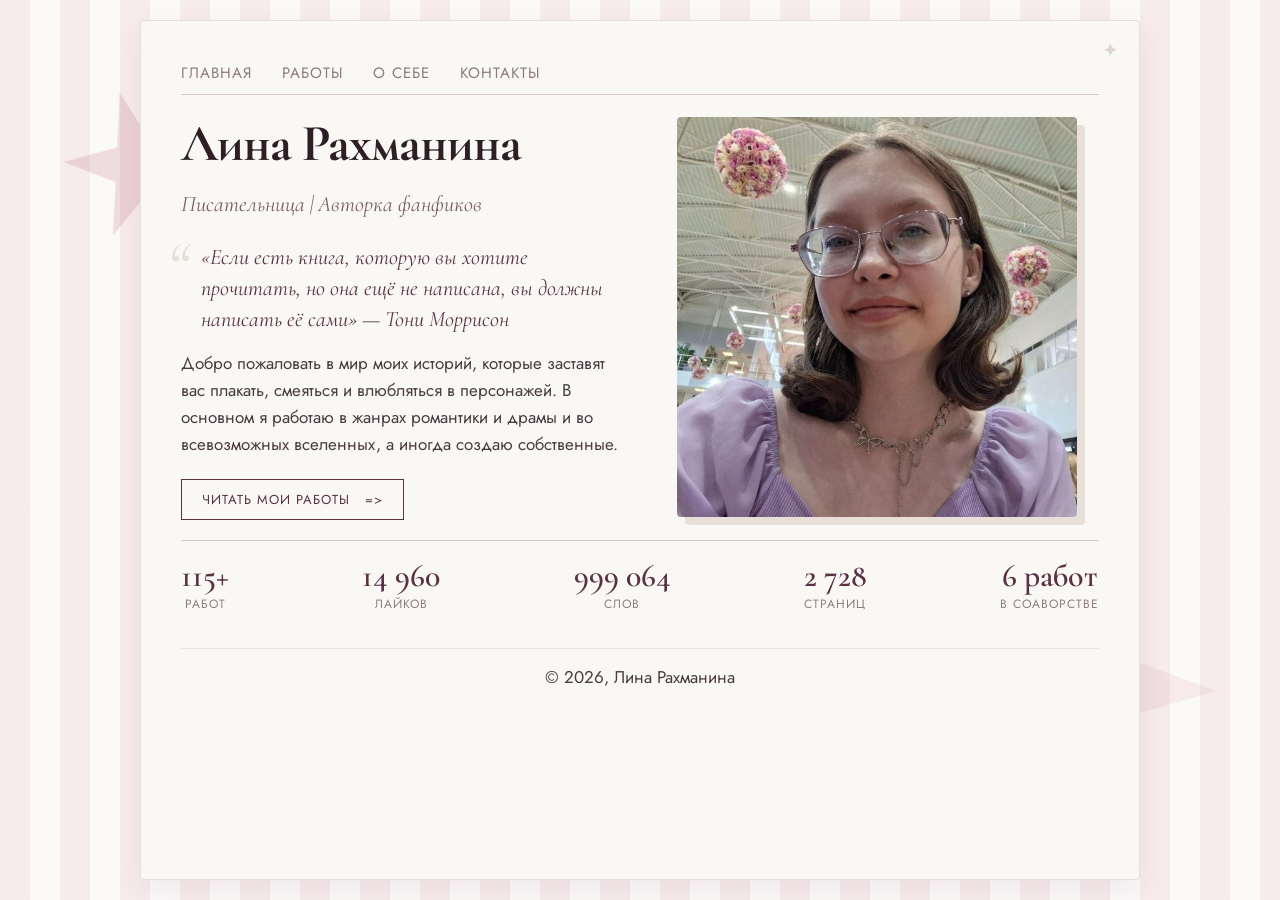
<file: index.html>
<!DOCTYPE html>
<html lang="ru">
<head>
    <meta charset="UTF-8">
    <title>Лина Рахманина | Портфолио писательницы</title>
    <meta name="description" content="Официальный сайт Лины Рахманиной (Вистерии). Романтика, драма, фанфики. Более 115 работ и 15 000 лайков от читателей.">
    <link rel="stylesheet" href="css/style.css">
    <meta name="google-site-verification" content="iiqUQuUEbTQYlBXtxWmYTcqid2mSuFOQvbbNSP6gxII" />
</head>
<body>
    <div class="card">
        <nav>
            <ul>
                <li><a href="index.html">Главная</a></li>
                <li><a href="portfolio.html">Работы</a></li>
                <li><a href="about.html">О себе</a></li>
                <li><a href="contacts.html">Контакты</a></li>
            </ul>
        </nav>

        <div class="hero-section">
            <div class="hero-text">
                <h1>Лина Рахманина</h1>
                <p class="subtitle">Писательница | Авторка фанфиков</p>
                
                <blockquote class="book-quote">
                    «Если есть книга, которую вы хотите прочитать, но она ещё не написана, вы должны написать её сами» — Тони Моррисон
                </blockquote>

                <p>Добро пожаловать в мир моих историй, которые заставят вас плакать, смеяться и влюбляться в персонажей. В основном я работаю в жанрах романтики и драмы и во всевозможных вселенных, а иногда создаю собственные.</p>
                
                <div class="btn-container-left">
                    <a href="portfolio.html" class="btn-outline">Читать мои работы <span class="arrow">=></span></a>
                </div>
            </div>

            <div class="hero-image">
                <img src="images/photo1.jpg" alt="Фото автора">
            </div>
        </div>

        <div class="stats-divider">
            <div class="stat-open">
                <span class="stat-number">115+</span>
                <span class="stat-label">Работ</span>
            </div>
            <div class="stat-open">
                <span class="stat-number">14 960</span>
                <span class="stat-label">Лайков</span>
            </div>
            <div class="stat-open">
                <span class="stat-number">999 064</span>
                <span class="stat-label">Слов</span>
            </div>
            <div class="stat-open">
                <span class="stat-number">2 728</span>
                <span class="stat-label">Страниц</span>
            </div>
            <div class="stat-open">
                <span class="stat-number">6 работ</span>
                <span class="stat-label">В соаворстве</span>
            </div>
        </div>

        <footer class="footer">
            <p>&copy; <span id="current-year"></span>, Лина Рахманина</p>
        </footer>
    </div>
    <script src="js/script.js"></script>
</body>
</html>
</file>
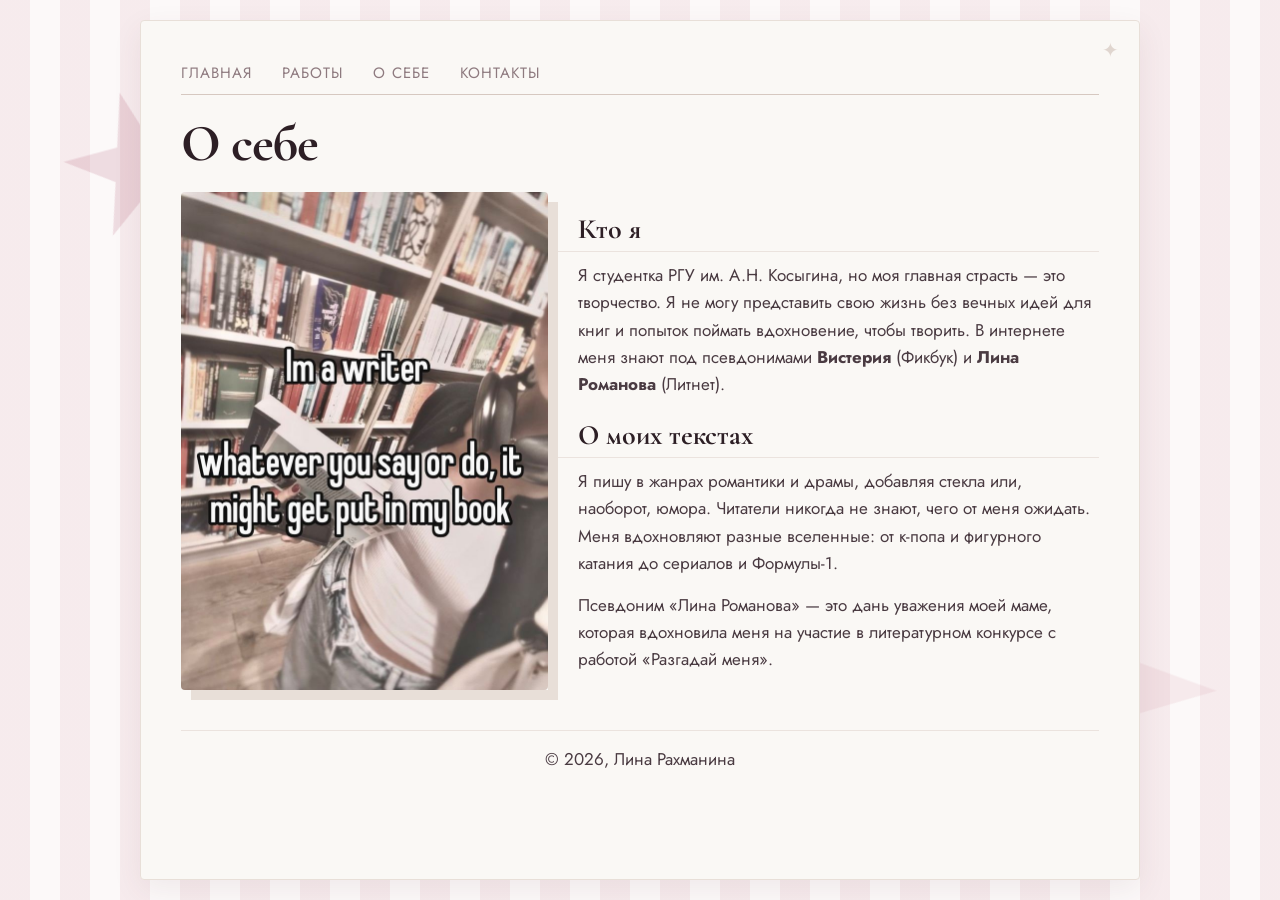
<file: about.html>
<!DOCTYPE html>
<html lang="ru">
<head>
    <meta charset="UTF-8">
    <title>О себе | Лина Рахманина</title>
    <meta name="description" content="Биография и творческий путь Лины Рахманиной. Псевдонимы: Вистерия на Фикбуке, Лина Романова на Литнете.">
    <link rel="stylesheet" href="css/style.css">
</head>
<body>
    <div class="card">
        <nav>
            <ul>
                <li><a href="index.html">Главная</a></li>
                <li><a href="portfolio.html">Работы</a></li>
                <li><a href="about.html">О себе</a></li>
                <li><a href="contacts.html">Контакты</a></li>
            </ul>
        </nav>

        <h1 class="left-align">О себе</h1>
        
        <div class="about-wrapper">
            <div class="about-image-float">
                <img src="images/dream.jpg" alt="Фото атмосферное">
            </div>
        
            <h2>Кто я</h2>
            <p>Я студентка РГУ им. А.Н. Косыгина, но моя главная страсть — это творчество. Я не могу представить свою жизнь без вечных идей для книг и попыток поймать вдохновение, чтобы творить. В интернете меня знают под псевдонимами <strong>Вистерия</strong> (Фикбук) и <strong>Лина Романова</strong> (Литнет).</p>

            <h2>О моих текстах</h2>
            <p>Я пишу в жанрах романтики и драмы, добавляя стекла или, наоборот, юмора. Читатели никогда не знают, чего от меня ожидать. Меня вдохновляют разные вселенные: от к-попа и фигурного катания до сериалов и Формулы-1.</p>
            <p>Псевдоним «Лина Романова» — это дань уважения моей маме, которая вдохновила меня на участие в литературном конкурсе с работой «Разгадай меня».</p>
            
            <div class="clear"></div>
        </div>

        <footer class="footer">
            <p>&copy; <span id="current-year"></span>, Лина Рахманина</p>
        </footer>
    </div>
    <script src="js/script.js"></script>
</body>
</html>
</file>
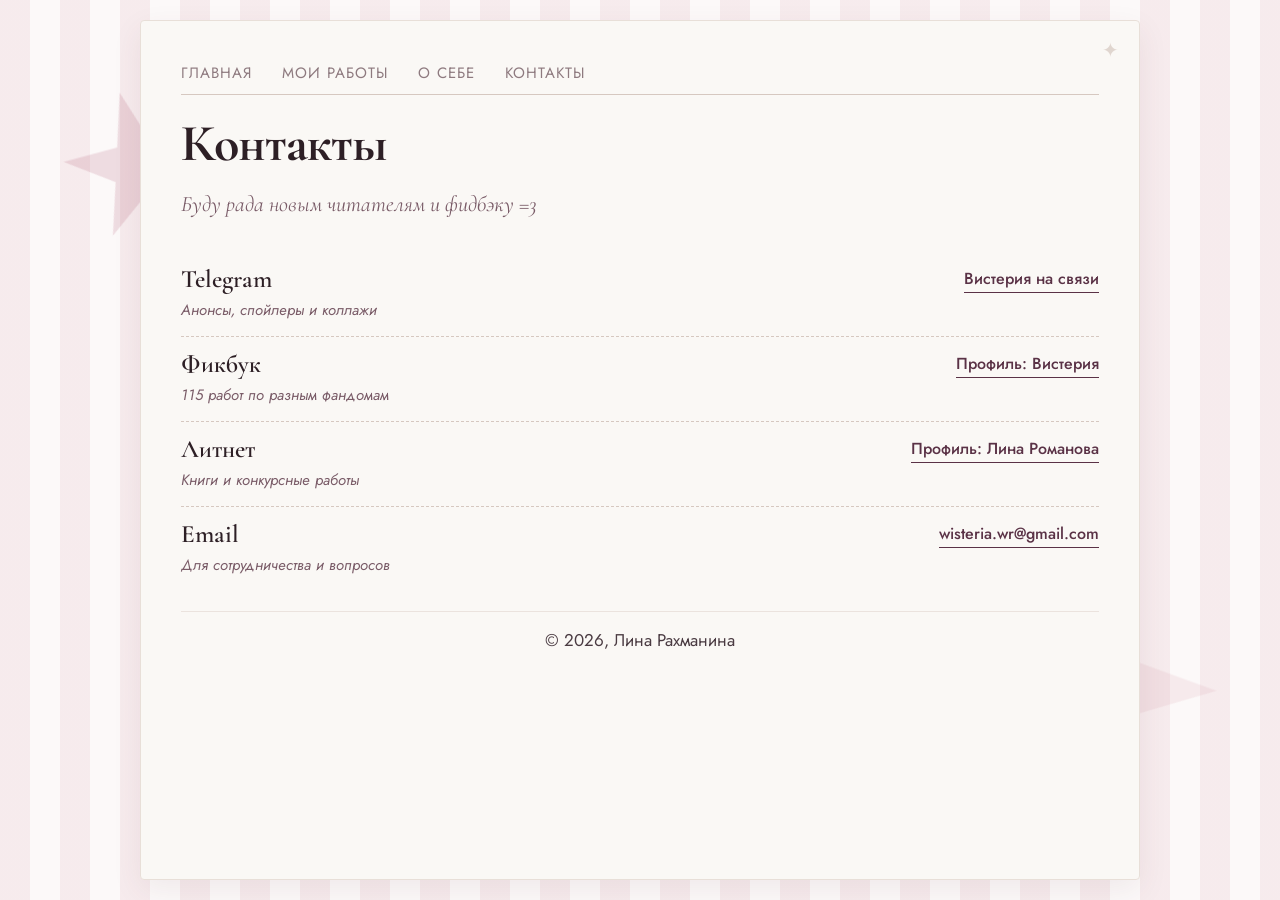
<file: contacts.html>
<!DOCTYPE html>
<html lang="ru">
<head>
    <meta charset="UTF-8">
    <title>Контакты | Лина Рахманина</title>
    <meta name="description" content="Связь с Линой Рахманиной. Ссылки на Фикбук, Литнет и Telegram-канал.">
    <link rel="stylesheet" href="css/style.css">
</head>
<body>
    <div class="card">
        <nav>
            <ul>
                <li><a href="index.html">Главная</a></li>
                <li><a href="portfolio.html">Мои работы</a></li>
                <li><a href="about.html">О себе</a></li>
                <li><a href="contacts.html">Контакты</a></li>
            </ul>
        </nav>

        <h1>Контакты</h1>
        <p class="subtitle">Буду рада новым читателям и фидбэку =3</p>

        <div class="contacts-open">
            <div class="contact-row">
                <div class="contact-info">
                    <span class="contact-platform">Telegram</span>
                    <span class="contact-desc">Анонсы, спойлеры и коллажи</span>
                </div>
                <a href="https://t.me/wisteriaintouch" target="_blank">Вистерия на связи</a>
            </div>
            
            <div class="contact-row">
                <div class="contact-info">
                    <span class="contact-platform">Фикбук</span>
                    <span class="contact-desc">115 работ по разным фандомам</span>
                </div>
                <a href="https://ficbook.net/authors/6285678" target="_blank">Профиль: Вистерия</a>
            </div>
            
            <div class="contact-row">
                <div class="contact-info">
                    <span class="contact-platform">Литнет</span>
                    <span class="contact-desc">Книги и конкурсные работы</span>
                </div>
                <a href="https://litnet.com/ru/lina-romanova-u13504049" target="_blank">Профиль: Лина Романова</a>
            </div>
            
            <div class="contact-row">
                <div class="contact-info">
                    <span class="contact-platform">Email</span>
                    <span class="contact-desc">Для сотрудничества и вопросов</span>
                </div>
                <a href="mailto:wisteria.wr@gmail.com">wisteria.wr@gmail.com</a>
            </div>
        </div>

        <footer class="footer">
            <p>&copy; <span id="current-year"></span>, Лина Рахманина</p>
        </footer>
    </div>
    <script src="js/script.js"></script>
</body>
</html>
</file>
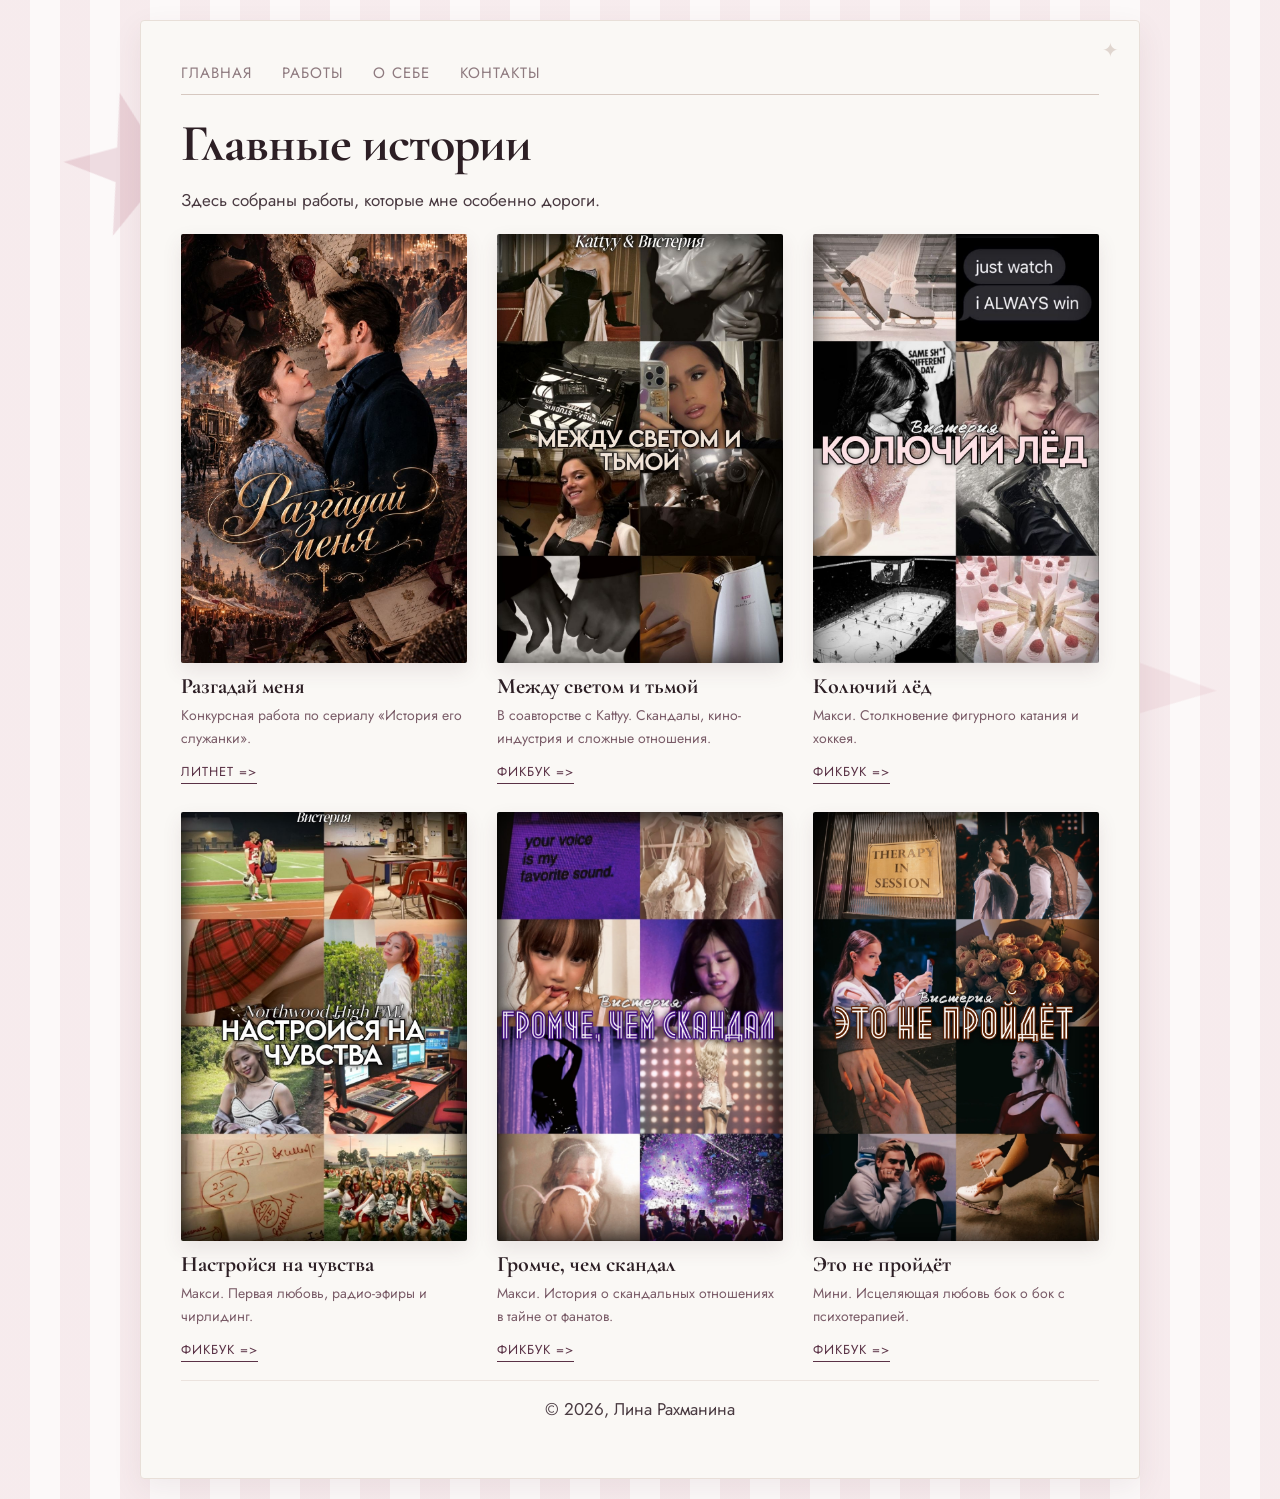
<file: portfolio.html>
<!DOCTYPE html>
<html lang="ru">
<head>
    <meta charset="UTF-8">
    <title>Главная | Лина Рахманина</title>
    <meta name="description" content="Портфолио работ Лины Рахманиной. Конкурсные работы, макси и мини, работы в соавторстве.">
    <link rel="stylesheet" href="css/style.css">
</head>
<body>
    <div class="card">
        <nav>
            <ul>
                <li><a href="index.html">Главная</a></li>
                <li><a href="portfolio.html">Работы</a></li>
                <li><a href="about.html">О себе</a></li>
                <li><a href="contacts.html">Контакты</a></li>
            </ul>
        </nav>

        <h1 class="left-align">Главные истории</h1>
        <p class="left-align">Здесь собраны работы, которые мне особенно дороги.</p>

        <div class="works-grid">
            <div class="work-card">
                <img src="images/razgaday.jpg" alt="Обложка работы Разгадай меня">
                <div class="work-info">
                    <h3>Разгадай меня</h3>
                    <p>Конкурсная работа по сериалу «История его служанки».</p>
                    <a href="https://litnet.com/ru/lina-romanova-u13504049" target="_blank" class="work-link">Литнет =></a>
                </div>
            </div>

            <div class="work-card">
                <img src="images/msit.jpg" alt="Обложка работы Между светом и тьмой">
                <div class="work-info">
                    <h3>Между светом и тьмой</h3>
                    <p>В соавторстве с Kattyy. Скандалы, кино-индустрия и сложные отношения.</p>
                    <a href="https://ficbook.net/authors/6285678" target="_blank" class="work-link">Фикбук =></a>
                </div>
            </div>

            <div class="work-card">
                <img src="images/ice.jpg" alt="Обложка работы Колючий лёд">
                <div class="work-info">
                    <h3>Колючий лёд</h3>
                    <p>Макси. Столкновение фигурного катания и хоккея.</p>
                    <a href="https://ficbook.net/authors/6285678" target="_blank" class="work-link">Фикбук =></a>
                </div>
            </div>

            <div class="work-card">
                <img src="images/nnch.jpg" alt="Обложка работы Настройся на чувства">
                <div class="work-info">
                    <h3>Настройся на чувства</h3>
                    <p>Макси. Первая любовь, радио-эфиры и чирлидинг.</p>
                    <a href="https://ficbook.net/authors/6285678" target="_blank" class="work-link">Фикбук =></a>
                </div>
            </div>

            <div class="work-card">
                <img src="images/scandal.jpg" alt="Обложка работы Громче, чем скандал">
                <div class="work-info">
                    <h3>Громче, чем скандал</h3>
                    <p>Макси. История о скандальных отношениях в тайне от фанатов.</p>
                    <a href="https://ficbook.net/readfic/019d36b0-182b-7612-889c-0fe861e20f7d" target="_blank" class="work-link">Фикбук =></a>
                </div>
            </div>

            <div class="work-card">
                <img src="images/enp.jpg" alt="Обложка работы Это не пройдёт">
                <div class="work-info">
                    <h3>Это не пройдёт</h3>
                    <p>Мини. Исцеляющая любовь бок о бок с психотерапией.</p>
                    <a href="https://ficbook.net/readfic/019db55e-9af1-7669-8e0f-b519497d4e8b" target="_blank" class="work-link">Фикбук =></a>
                </div>
            </div>
        </div>

        <footer class="footer">
            <p>&copy; <span id="current-year"></span>, Лина Рахманина</p>
        </footer>
    </div>
    <script src="js/script.js"></script>
</body>
</html>
</file>
<file: css/style.css>
@import url('https://fonts.googleapis.com/css2?family=Cormorant+Garamond:ital,wght@0,400;0,600;1,400&family=Jost:wght@300;400;500&display=swap');

* {
    margin: 0;
    padding: 0;
    box-sizing: border-box;
}

body {
    font-family: 'Jost', sans-serif;
    color: #3A2C33;
    min-height: 100vh;
    display: flex;
    justify-content: center;
    padding: 20px;
    position: relative;
    overflow-x: hidden;
    
    /* ФОН */
    background-color: #FCF9F9;
    background-image: repeating-linear-gradient(
        90deg,
        rgba(199, 113, 132, 0.1) 0px,
        rgba(199, 113, 132, 0.1) 30px,
        transparent 30px,
        transparent 60px 
    );
}

/* ЗВЕЗДОЧКИ */
body::before,
body::after {
    content: '';
    position: fixed;
    width: 200px;
    height: 200px;

    clip-path: polygon(50% 0%, 61% 35%, 98% 35%, 68% 57%, 79% 91%, 50% 70%, 21% 91%, 32% 57%, 2% 35%, 39% 35%);
    background-color: rgba(162, 59, 86, 0.15);
    z-index: -1;
    pointer-events: none;
}

/* Левая верхняя звезда */
body::before {
    top: 10%;
    left: 5%;
    transform: rotate(-15deg);
    width: 150px;
    height: 150px;
}

/* Правая нижняя звезда */
body::after {
    bottom: 10%;
    right: 5%;
    transform: rotate(20deg);
    width: 250px;
    height: 250px;
    background-color: rgba(199, 113, 132, 0.1);
}

/* Звёздочки фона */
.card {
    max-width: 1000px;
    width: 100%;
    padding: 40px;
    background-color: #FAF8F5;
    border: 1px solid #E8DFD8;
    border-radius: 4px;
    box-shadow: 0 10px 30px rgba(90, 50, 70, 0.08);
    position: relative;
    z-index: 1;
}

/* Декор звёздочка */
.card::before {
    content: '✦';
    position: absolute;
    top: 15px;
    right: 20px;
    font-size: 20px;
    color: #D6C8C0;
    opacity: 0.7;
}

/* Меню */
nav {
    margin-bottom: 20px;
    border-bottom: 1px solid #D6C8C0;
    padding-bottom: 10px;
}

nav ul {
    list-style: none;
    display: flex;
    gap: 30px;
}

nav ul li a {
    color: #8E7A7F;
    text-decoration: none;
    font-weight: 400;
    font-size: 15px;
    letter-spacing: 1px;
    text-transform: uppercase;
    transition: color 0.3s ease;
}

nav ul li a:hover {
    color: #5A3246;
}

/* Заголовки */
h1 {
    font-family: 'Cormorant Garamond', serif;
    font-size: 52px;
    color: #2D1F25;
    margin-bottom: 15px;
    letter-spacing: -1px;
    line-height: 1.1;
}

.left-align {
    text-align: left;
}

.subtitle {
    font-family: 'Cormorant Garamond', serif;
    font-size: 22px;
    font-style: italic;
    color: #7A5C68;
    margin-bottom: 20px;
}

h2 {
    font-family: 'Cormorant Garamond', serif;
    font-size: 28px;
    color: #2D1F25;
    margin-top: 20px;
    margin-bottom: 10px;
    border-bottom: 1px solid #EBE3DE;
    padding-bottom: 5px;
}

p {
    font-size: 17px;
    line-height: 1.6;
    color: #4A3B42;
    margin-bottom: 15px;
}

/* Главная */
.hero-section {
    display: grid;
    grid-template-columns: 1fr 1fr;
    gap: 30px;
    align-items: center;
    margin-bottom: 20px;
}

.hero-image img {
    width: 100%;
    max-width: 400px;
    height: auto;
    border-radius: 4px;
    box-shadow: 8px 8px 0px #E8DFD8;
    display: block;
    margin: 0 auto;
}

/* Книжная цитата */
.book-quote {
    font-family: 'Cormorant Garamond', serif;
    font-size: 22px;
    line-height: 1.4;
    color: #5A3246;
    margin: 15px 0;
    padding-left: 20px;
    position: relative;
    font-style: italic;
}

.book-quote::before {
    content: '“';
    font-family: 'Cormorant Garamond', serif;
    font-size: 70px;
    position: absolute;
    left: -15px;
    top: -25px;
    color: #D6C8C0;
    opacity: 0.5;
}

/* Кнопка */
.btn-outline {
    display: inline-block;
    padding: 10px 20px;
    border: 1px solid #5A3246;
    color: #5A3246;
    text-decoration: none;
    text-transform: uppercase;
    font-size: 13px;
    letter-spacing: 1px;
    transition: all 0.3s ease;
}

.btn-outline:hover {
    background-color: #5A3246;
    color: #FAF8F5;
}

.arrow {
    margin-left: 10px;
    transition: transform 0.3s ease;
}

.btn-outline:hover .arrow {
    transform: translateX(5px);
}

.btn-container-left {
    margin-top: 20px;
}

/* Статистика */
.stats-divider {
    display: flex;
    justify-content: space-between;
    border-top: 1px solid #D6C8C0;
    padding: 15px 0;
    margin-top: 20px;
    margin-bottom: 20px;
    text-align: center;
}

.stat-open {
    display: flex;
    flex-direction: column;
}

.stat-number {
    font-family: 'Cormorant Garamond', serif;
    font-size: 32px;
    font-weight: 600;
    color: #5A3246;
}

.stat-label {
    font-size: 12px;
    text-transform: uppercase;
    letter-spacing: 1px;
    color: #8E7A7F;
}

/* Сетка работ (Портфолио) */
.works-grid {
    display: grid;
    grid-template-columns: repeat(3, 1fr);
    gap: 30px;
    margin-top: 20px;
}

.work-card {
    background: transparent;
    display: flex;
    flex-direction: column;
}

.work-card img {
    width: 100%;
    aspect-ratio: 2 / 3;
    object-fit: cover;
    border-radius: 2px;
    box-shadow: 0 8px 20px rgba(90, 50, 70, 0.1); 
    transition: transform 0.3s ease, box-shadow 0.3s ease;
}

.work-card:hover img {
    transform: translateY(-5px);
    box-shadow: 0 15px 30px rgba(90, 50, 70, 0.15);
}

.work-info {
    padding-top: 10px;
}

.work-info h3 {
    font-family: 'Cormorant Garamond', serif;
    font-size: 22px;
    color: #2D1F25;
    margin-bottom: 5px;
}

.work-info p {
    font-size: 14px;
    color: #7A5C68;
    margin-bottom: 10px;
}

.work-link {
    font-size: 13px;
    color: #5A3246;
    text-decoration: none;
    text-transform: uppercase;
    letter-spacing: 1px;
    border-bottom: 1px solid #5A3246;
    padding-bottom: 2px;
    align-self: flex-start;
}

.work-link:hover {
    color: #8E7A7F;
    border-color: #8E7A7F;
}

/* Страница "О себе" */
.about-wrapper {
    margin-top: 20px;
    overflow: hidden; 
}

.about-image-float {
    float: left;
    width: 40%;
    margin-right: 30px;
    margin-bottom: 20px;
    
    box-shadow: 10px 10px 0px #E8DFD8; 
}

.about-image-float img {
    width: 100%;
    height: auto;
    border-radius: 4px;
    display: block;
}

.clear {
    clear: both;
}

/* Контакты */
.contacts-open {
    margin-top: 30px;
}

.contact-row {
    display: flex;
    justify-content: space-between;
    align-items: flex-start;
    padding: 15px 0;
    border-bottom: 1px dashed #D6C8C0;
}

.contact-row:last-child {
    border-bottom: none;
}

.contact-info {
    display: flex;
    flex-direction: column;
    gap: 8px;
    max-width: 60%;
}

.contact-platform {
    font-family: 'Cormorant Garamond', serif;
    font-size: 25px;
    font-weight: 600;
    color: #2D1F25;
    line-height: 1;
}

.contact-desc {
    font-size: 15px;
    color: #7A5C68;
    font-style: italic;
    line-height: 1.4;
}

.contact-row a {
    color: #5A3246;
    text-decoration: none;
    font-size: 16px;
    font-weight: 500;
    transition: color 0.3s;
    border-bottom: 1px solid #5A3246;
    padding-bottom: 2px;
}

.contact-row a:hover {
    color: #8E7A7F;
    border-color: #8E7A7F;
}

/* Футер */
.footer {
    margin-top: 20px;
    padding-top: 15px;
    text-align: center;
    font-size: 12px;
    color: #A6959B;
    border-top: 1px solid #EBE3DE;
}
</file>
